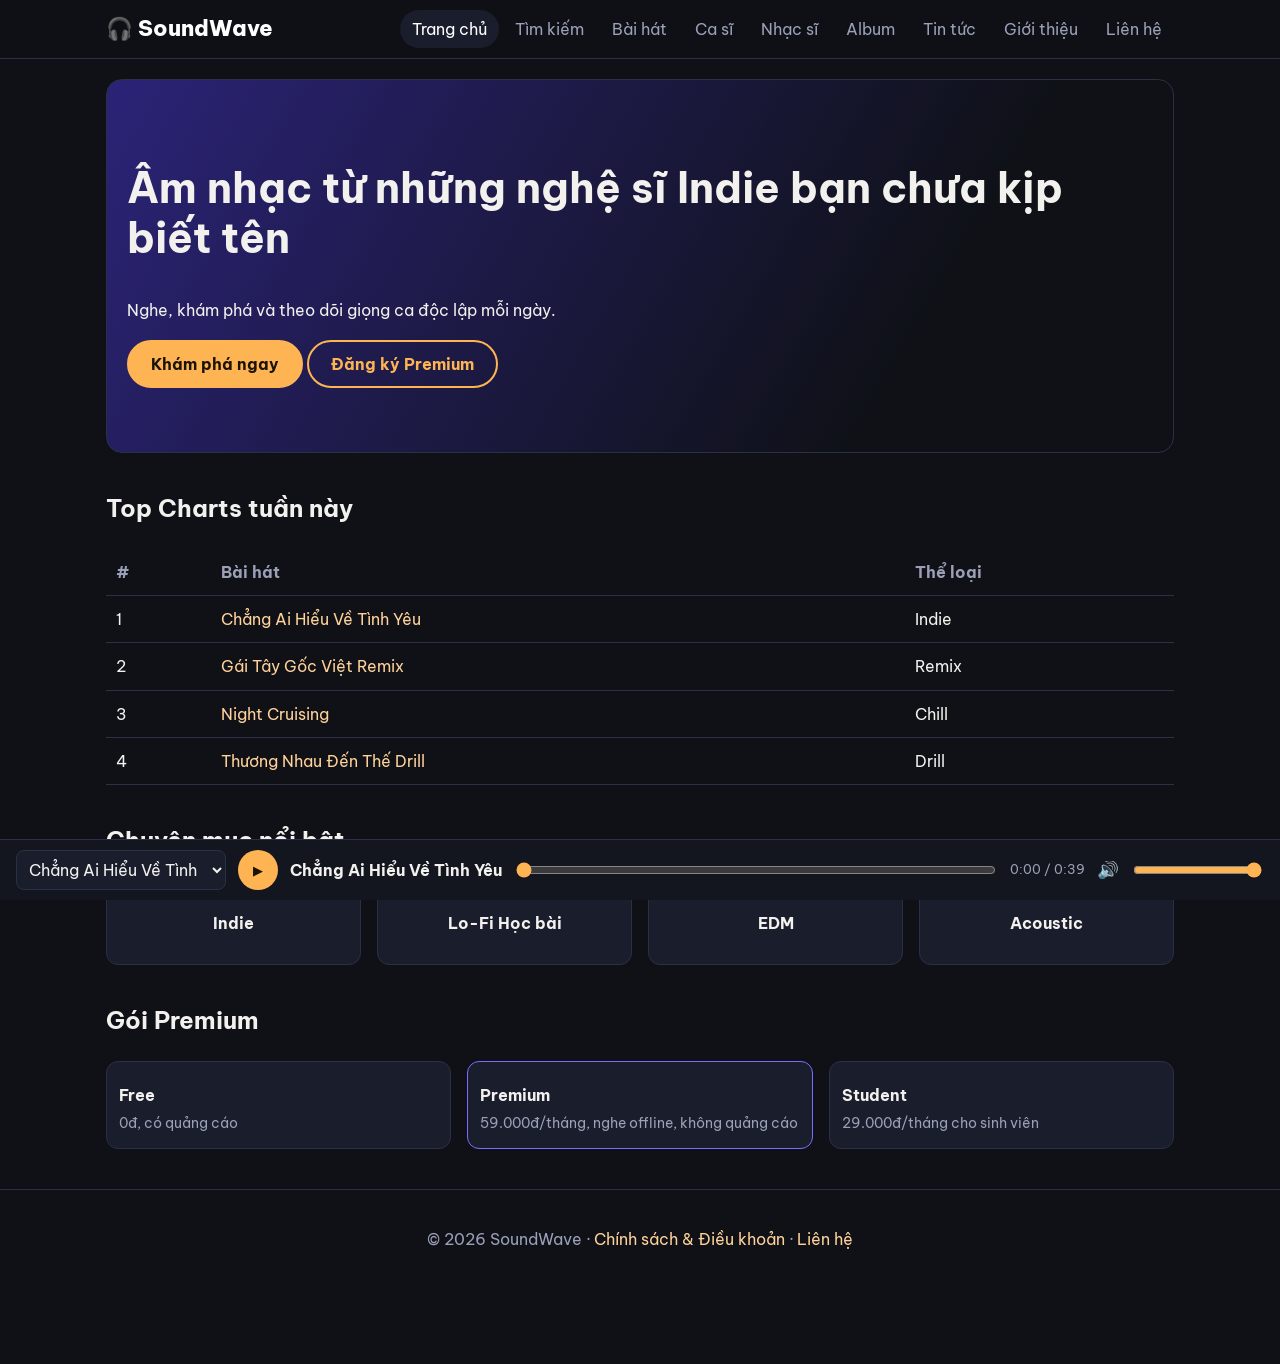
<file: SoundWave_MusisWeb/index.html>
<!DOCTYPE html>
<html lang="vi">
<head>
  <meta charset="UTF-8">
  <meta name="viewport" content="width=device-width, initial-scale=1">
  <title>Trang chủ | SoundWave</title>
  <link href="https://fonts.googleapis.com/css2?family=Be+Vietnam+Pro:wght@400;700;800&display=swap" rel="stylesheet">
  <link rel="stylesheet" href="style.css">
</head>
<body>
  <header class="top">
    <nav class="wrap nav" aria-label="Điều hướng chính">
      <a class="logo" href="index.html">🎧 SoundWave</a>
      <ul><li><a href="index.html" aria-current=page>Trang chủ</a></li><li><a href="search.html">Tìm kiếm</a></li><li><a href="song-detail.html">Bài hát</a></li><li><a href="artist-songs.html">Ca sĩ</a></li><li><a href="composer-songs.html">Nhạc sĩ</a></li><li><a href="album-songs.html">Album</a></li><li><a href="detail.html">Tin tức</a></li><li><a href="about.html">Giới thiệu</a></li><li><a href="contact.html">Liên hệ</a></li></ul>
    </nav>
  </header>
  <main class="wrap">
<section class="hero"><h1>Âm nhạc từ những nghệ sĩ Indie bạn chưa kịp biết tên</h1><p>Nghe, khám phá và theo dõi giọng ca độc lập mỗi ngày.</p><p><a class="btn" href="search.html">Khám phá ngay</a> <a class="btn ghost" href="#premium">Đăng ký Premium</a></p></section>
<section><h2>Top Charts tuần này</h2><div class="scroll"><table><thead><tr><th>#</th><th>Bài hát</th><th>Thể loại</th></tr></thead><tbody><tr><td>1</td><td><a href="song-detail.html">Chẳng Ai Hiểu Về Tình Yêu</a></td><td>Indie</td></tr><tr><td>2</td><td><a href="song-detail.html">Gái Tây Gốc Việt Remix</a></td><td>Remix</td></tr><tr><td>3</td><td><a href="song-detail.html">Night Cruising</a></td><td>Chill</td></tr><tr><td>4</td><td><a href="song-detail.html">Thương Nhau Đến Thế Drill</a></td><td>Drill</td></tr></tbody></table></div></section>
<section><h2>Chuyên mục nổi bật</h2><div class="grid"><a class="cat" href="search.html">Indie</a><a class="cat" href="search.html">Lo-Fi Học bài</a><a class="cat" href="search.html">EDM</a><a class="cat" href="search.html">Acoustic</a></div></section>
<section id="premium"><h2>Gói Premium</h2><div class="grid three"><article class="card"><h3>Free</h3><p>0đ, có quảng cáo</p></article><article class="card hot"><h3>Premium</h3><p>59.000đ/tháng, nghe offline, không quảng cáo</p></article><article class="card"><h3>Student</h3><p>29.000đ/tháng cho sinh viên</p></article></div></section>
  </main>
  <footer class="foot">
    <p>© 2026 SoundWave · <a href="policy-terms.html">Chính sách &amp; Điều khoản</a> · <a href="contact.html">Liên hệ</a></p>
  </footer>
  <div class="player" aria-label="Trình phát nhạc">
    <audio id="audio-player" preload="metadata" src="1.mp3"></audio>
    <button class="play" type="button" data-audio-play aria-label="Phát nhạc" aria-pressed="false">▶</button>
    <span><b>Chẳng Ai Hiểu Về Tình Yêu</b></span>
    <input class="progress" id="audio-progress" type="range" min="0" max="100" value="0" step="0.1" aria-label="Tiến trình bài hát">
    <input class="volume" id="audio-volume" type="range" min="0" max="1" value="1" step="0.05" aria-label="Âm lượng">
    <small class="audio-status" id="audio-status" role="status"></small>
  </div>
  <script src="player.js"></script>
</body>
</html>
</file>
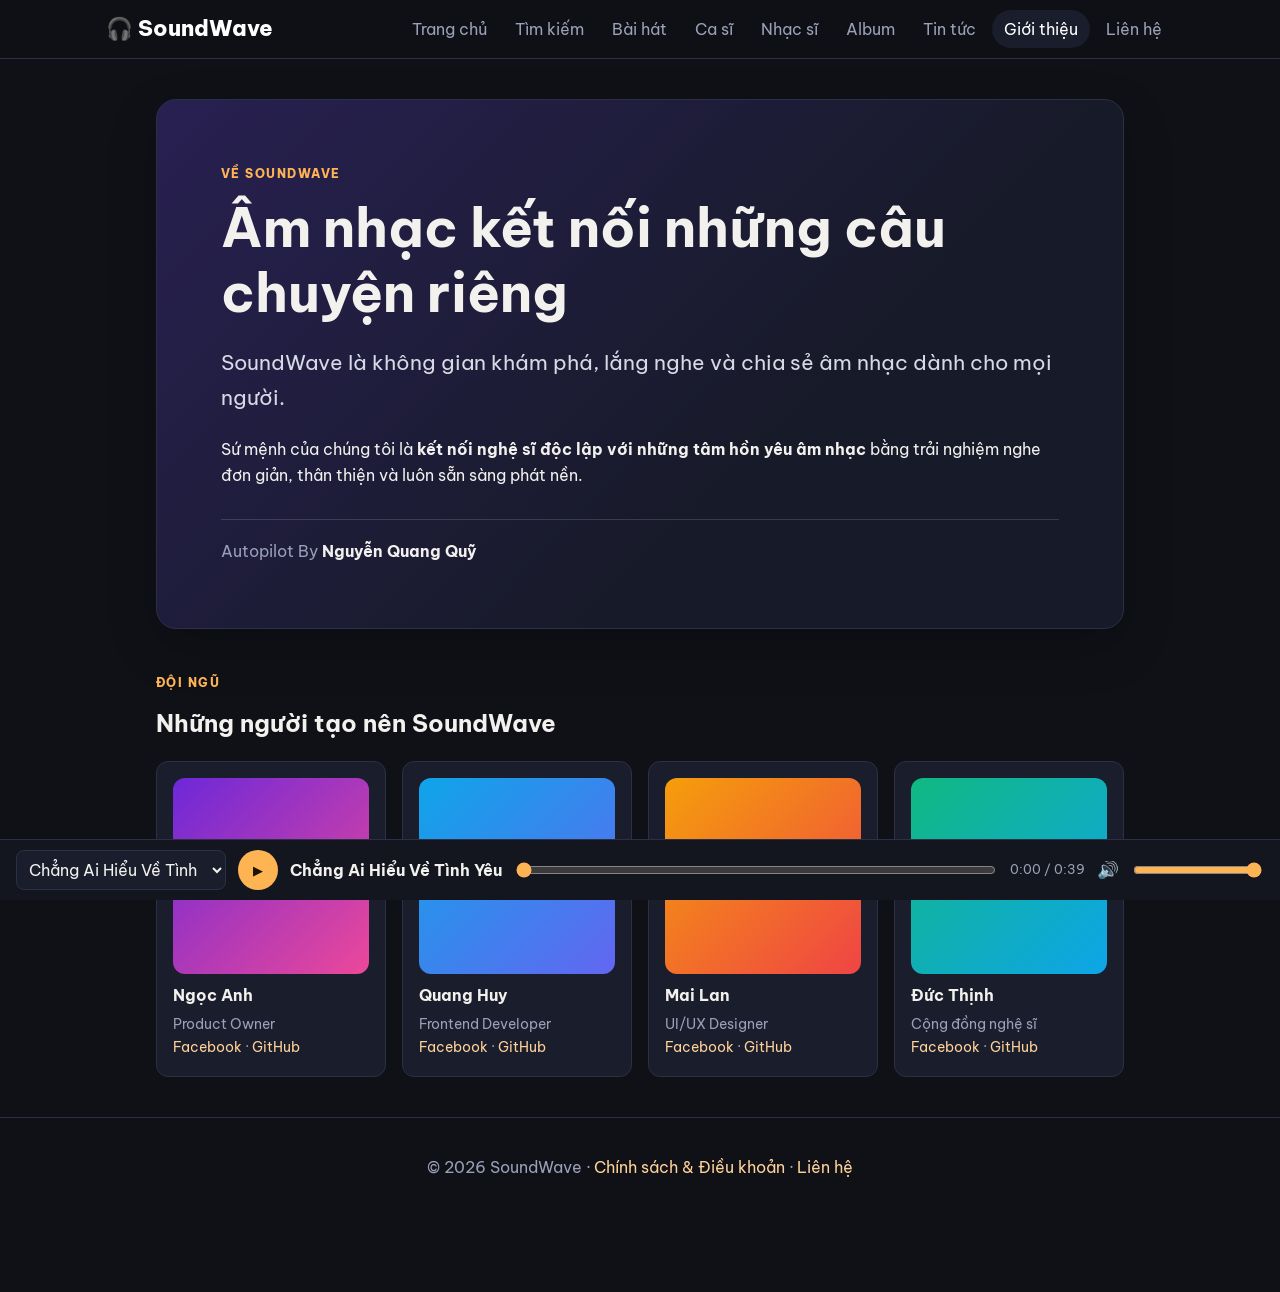
<file: SoundWave_MusisWeb/about.html>
<!DOCTYPE html>
<html lang="vi">
<head>
  <meta charset="UTF-8">
  <meta name="viewport" content="width=device-width, initial-scale=1">
  <title>Về chúng tôi | SoundWave</title>
  <link href="https://fonts.googleapis.com/css2?family=Be+Vietnam+Pro:wght@400;700;800&display=swap" rel="stylesheet">
  <link rel="stylesheet" href="style.css">
</head>
<body>
  <header class="top">
    <nav class="wrap nav" aria-label="Điều hướng chính">
      <a class="logo" href="index.html">🎧 SoundWave</a>
      <ul><li><a href="index.html">Trang chủ</a></li><li><a href="search.html">Tìm kiếm</a></li><li><a href="song-detail.html">Bài hát</a></li><li><a href="artist-songs.html">Ca sĩ</a></li><li><a href="composer-songs.html">Nhạc sĩ</a></li><li><a href="album-songs.html">Album</a></li><li><a href="detail.html">Tin tức</a></li><li><a href="about.html" aria-current=page>Giới thiệu</a></li><li><a href="contact.html">Liên hệ</a></li></ul>
    </nav>
  </header>
  <main class="wrap about-page">
    <section class="about-hero">
      <p class="eyebrow">VỀ SOUNDWAVE</p>
      <h1>Âm nhạc kết nối những câu chuyện riêng</h1>
      <p class="lead">SoundWave là không gian khám phá, lắng nghe và chia sẻ âm nhạc dành cho mọi người.</p>
      <p>Sứ mệnh của chúng tôi là <b>kết nối nghệ sĩ độc lập với những tâm hồn yêu âm nhạc</b> bằng trải nghiệm nghe đơn giản, thân thiện và luôn sẵn sàng phát nền.</p>
      <p class="creator-credit">Autopilot By <strong>Nguyễn Quang Quỹ</strong></p>
    </section>
    <section class="team-section">
      <div class="section-heading"><p class="eyebrow">ĐỘI NGŨ</p><h2>Những người tạo nên SoundWave</h2></div>
      <div class="grid">
        <article class="card team-card"><div class="cv" style="--a:#6d28d9;--b:#ec4899"></div><h3>Ngọc Anh</h3><p>Product Owner</p><p><a href="#">Facebook</a> · <a href="#">GitHub</a></p></article>
        <article class="card team-card"><div class="cv" style="--a:#0ea5e9;--b:#6366f1"></div><h3>Quang Huy</h3><p>Frontend Developer</p><p><a href="#">Facebook</a> · <a href="#">GitHub</a></p></article>
        <article class="card team-card"><div class="cv" style="--a:#f59e0b;--b:#ef4444"></div><h3>Mai Lan</h3><p>UI/UX Designer</p><p><a href="#">Facebook</a> · <a href="#">GitHub</a></p></article>
        <article class="card team-card"><div class="cv" style="--a:#10b981;--b:#0ea5e9"></div><h3>Đức Thịnh</h3><p>Cộng đồng nghệ sĩ</p><p><a href="#">Facebook</a> · <a href="#">GitHub</a></p></article>
      </div>
    </section>
  </main>
  <footer class="foot">
    <p>© 2026 SoundWave · <a href="policy-terms.html">Chính sách &amp; Điều khoản</a> · <a href="contact.html">Liên hệ</a></p>
  </footer>
  <div class="player" aria-label="Trình phát nhạc">
    <audio id="audio-player" preload="metadata" src="1.mp3"></audio>
    <button class="play" type="button" data-audio-play aria-label="Phát nhạc" aria-pressed="false">▶</button>
    <span><b>Chẳng Ai Hiểu Về Tình Yêu</b></span>
    <input class="progress" id="audio-progress" type="range" min="0" max="100" value="0" step="0.1" aria-label="Tiến trình bài hát">
    <input class="volume" id="audio-volume" type="range" min="0" max="1" value="1" step="0.05" aria-label="Âm lượng">
    <small class="audio-status" id="audio-status" role="status"></small>
  </div>
  <script src="player.js"></script>
</body>
</html>
</file>
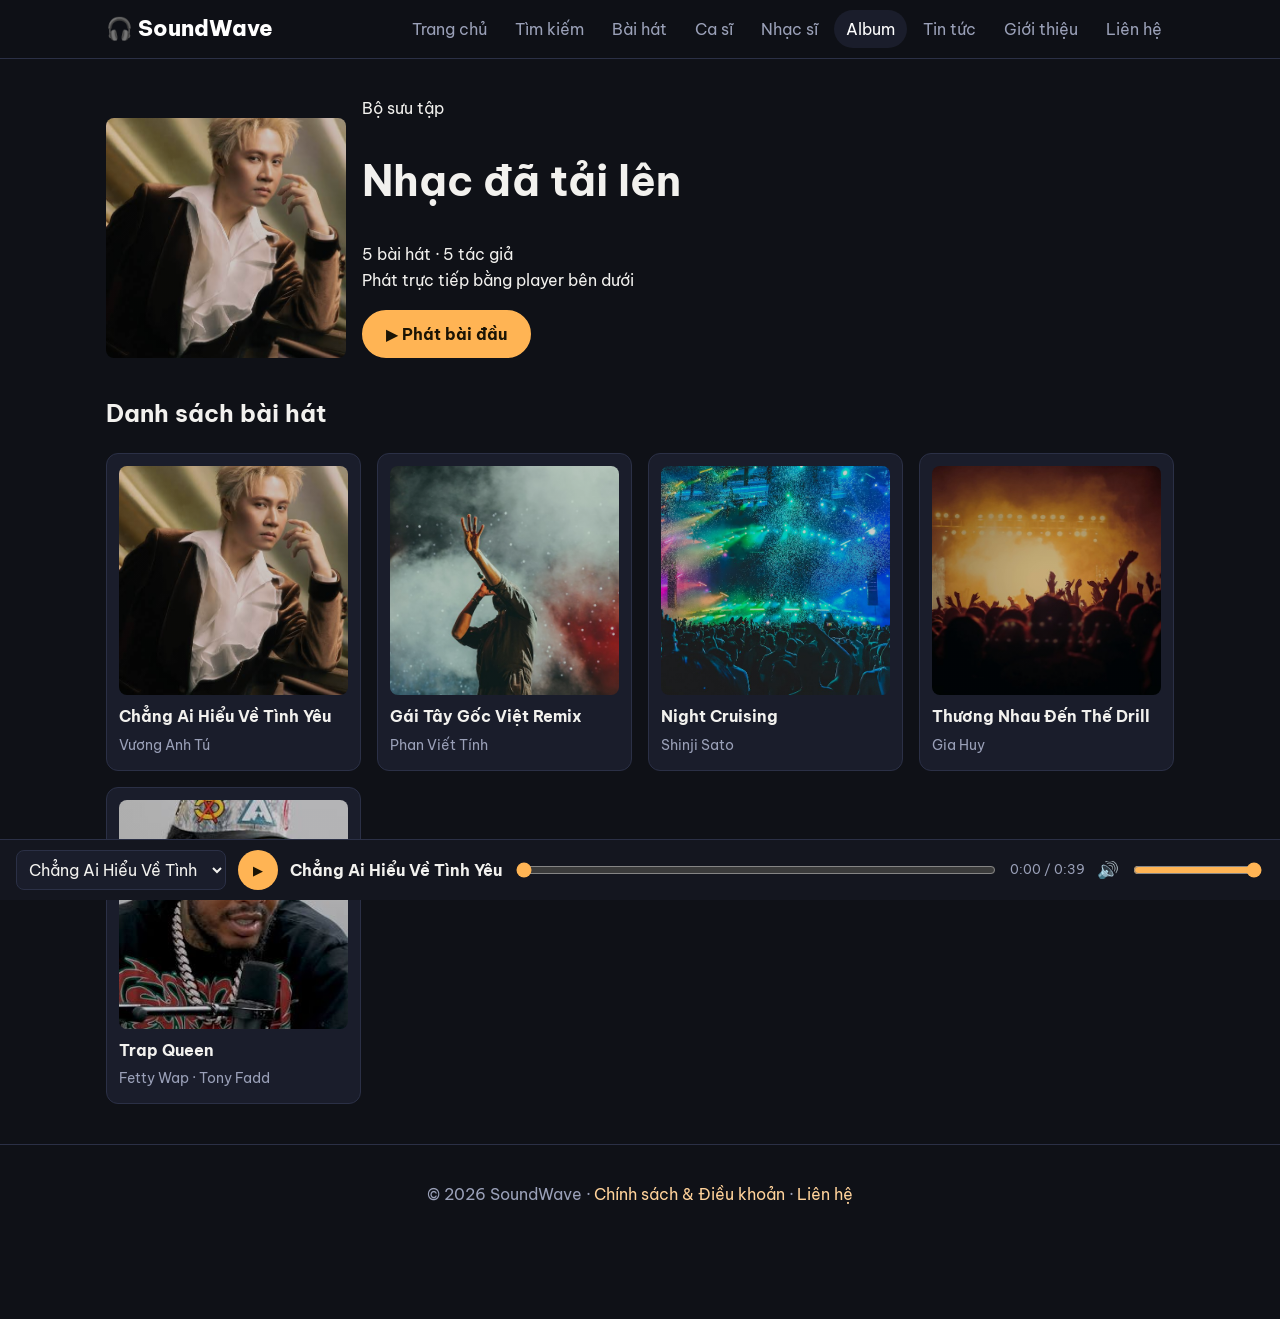
<file: SoundWave_MusisWeb/album-songs.html>
<!DOCTYPE html>
<html lang="vi">
<head>
  <meta charset="UTF-8">
  <meta name="viewport" content="width=device-width, initial-scale=1">
  <title>Album | SoundWave</title>
  <link href="https://fonts.googleapis.com/css2?family=Be+Vietnam+Pro:wght@400;700;800&display=swap" rel="stylesheet">
  <link rel="stylesheet" href="style.css">
</head>
<body>
  <header class="top">
    <nav class="wrap nav" aria-label="Điều hướng chính">
      <a class="logo" href="index.html">🎧 SoundWave</a>
      <ul><li><a href="index.html">Trang chủ</a></li><li><a href="search.html">Tìm kiếm</a></li><li><a href="song-detail.html">Bài hát</a></li><li><a href="artist-songs.html">Ca sĩ</a></li><li><a href="composer-songs.html">Nhạc sĩ</a></li><li><a href="album-songs.html" aria-current=page>Album</a></li><li><a href="detail.html">Tin tức</a></li><li><a href="about.html">Giới thiệu</a></li><li><a href="contact.html">Liên hệ</a></li></ul>
    </nav>
  </header>
  <main class="wrap">
<section class="banner"><div class="cv cover cover-love"></div><div><p>Bộ sưu tập</p><h1>Nhạc đã tải lên</h1><p>5 bài hát · 5 tác giả<br>Phát trực tiếp bằng player bên dưới</p><a class="btn" href="song-detail.html">▶ Phát bài đầu</a></div></section>
<section><h2>Danh sách bài hát</h2><div class="grid album-grid"><article class="card"><div class="cv cover cover-love"></div><h3>Chẳng Ai Hiểu Về Tình Yêu</h3><p>Vương Anh Tú</p></article><article class="card"><div class="cv cover cover-gai"></div><h3>Gái Tây Gốc Việt Remix</h3><p>Phan Viết Tính</p></article><article class="card"><div class="cv cover cover-night"></div><h3>Night Cruising</h3><p>Shinji Sato</p></article><article class="card"><div class="cv cover cover-drill"></div><h3>Thương Nhau Đến Thế Drill</h3><p>Gia Huy</p></article><article class="card"><div class="cv cover cover-trap"></div><h3>Trap Queen</h3><p>Fetty Wap · Tony Fadd</p></article></div></section>
  </main>
  <footer class="foot">
    <p>© 2026 SoundWave · <a href="policy-terms.html">Chính sách &amp; Điều khoản</a> · <a href="contact.html">Liên hệ</a></p>
  </footer>
  <div class="player" aria-label="Trình phát nhạc">
    <audio id="audio-player" preload="metadata" src="1.mp3"></audio>
    <button class="play" type="button" data-audio-play aria-label="Phát nhạc" aria-pressed="false">▶</button>
    <span><b>Chẳng Ai Hiểu Về Tình Yêu</b></span>
    <input class="progress" id="audio-progress" type="range" min="0" max="100" value="0" step="0.1" aria-label="Tiến trình bài hát">
    <input class="volume" id="audio-volume" type="range" min="0" max="1" value="1" step="0.05" aria-label="Âm lượng">
    <small class="audio-status" id="audio-status" role="status"></small>
  </div>
  <script src="player.js"></script>
</body>
</html>
</file>
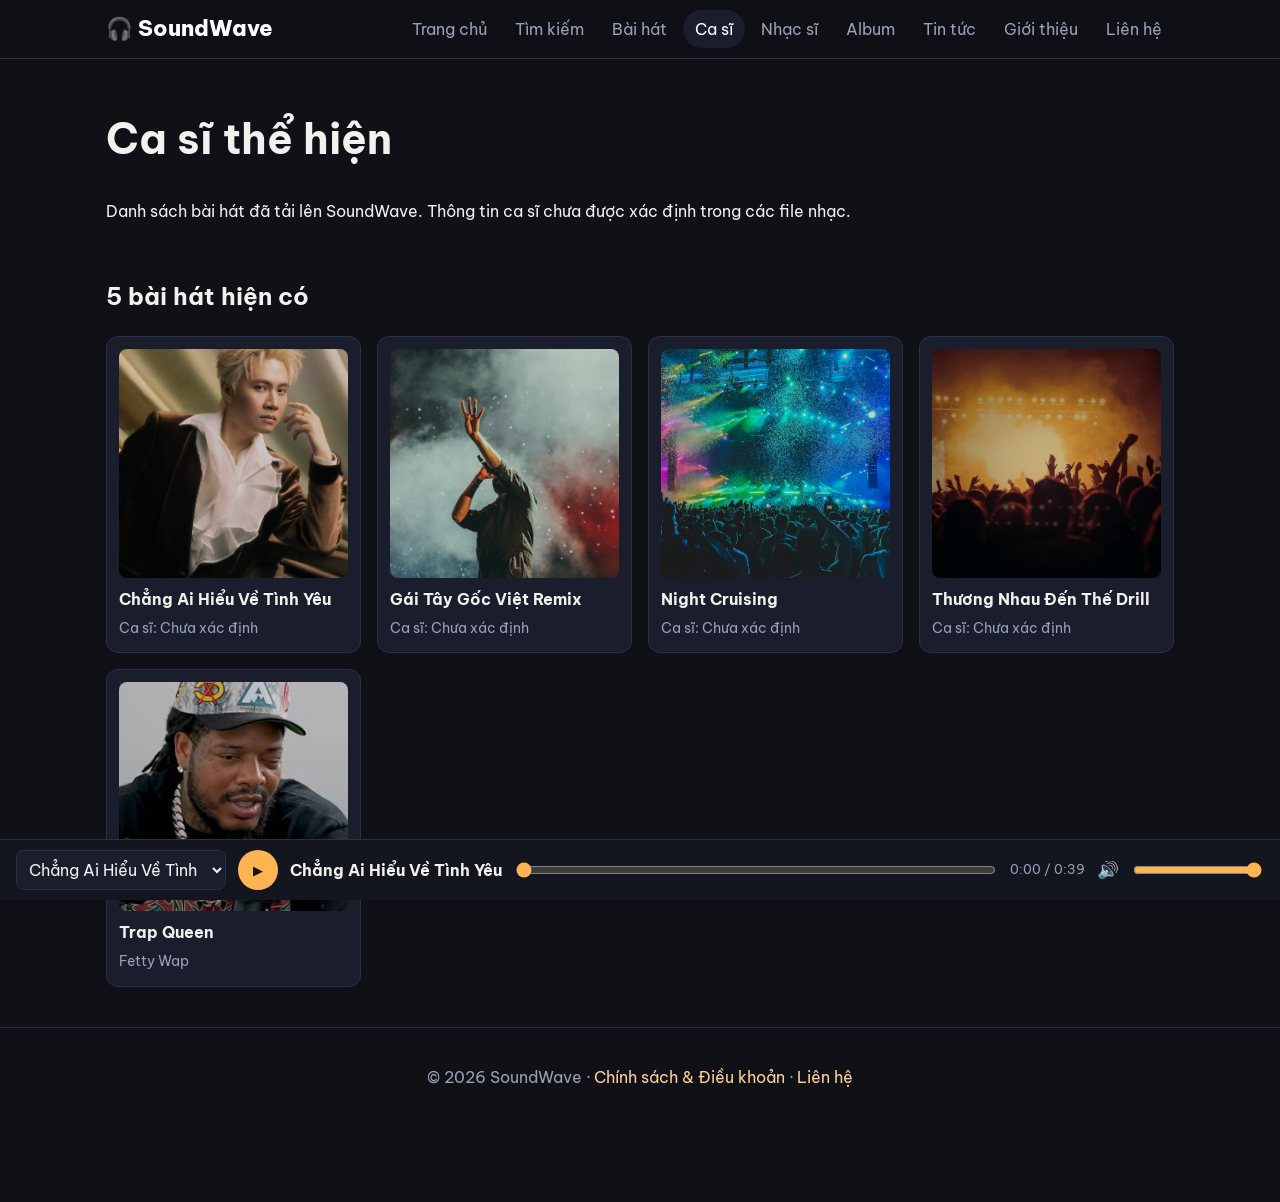
<file: SoundWave_MusisWeb/artist-songs.html>
<!DOCTYPE html>
<html lang="vi">
<head>
  <meta charset="UTF-8">
  <meta name="viewport" content="width=device-width, initial-scale=1">
  <title>Ca sĩ | SoundWave</title>
  <link href="https://fonts.googleapis.com/css2?family=Be+Vietnam+Pro:wght@400;700;800&display=swap" rel="stylesheet">
  <link rel="stylesheet" href="style.css">
</head>
<body>
  <header class="top">
    <nav class="wrap nav" aria-label="Điều hướng chính">
      <a class="logo" href="index.html">🎧 SoundWave</a>
      <ul><li><a href="index.html">Trang chủ</a></li><li><a href="search.html">Tìm kiếm</a></li><li><a href="song-detail.html">Bài hát</a></li><li><a href="artist-songs.html" aria-current=page>Ca sĩ</a></li><li><a href="composer-songs.html">Nhạc sĩ</a></li><li><a href="album-songs.html">Album</a></li><li><a href="detail.html">Tin tức</a></li><li><a href="about.html">Giới thiệu</a></li><li><a href="contact.html">Liên hệ</a></li></ul>
    </nav>
  </header>
  <main class="wrap">
<section class="profile"><div><h1>Ca sĩ thể hiện</h1><p>Danh sách bài hát đã tải lên SoundWave. Thông tin ca sĩ chưa được xác định trong các file nhạc.</p></div></section>
<section><h2>5 bài hát hiện có</h2><div class="grid artist-grid"><article class="card"><div class="cv cover cover-love"></div><h3>Chẳng Ai Hiểu Về Tình Yêu</h3><p>Ca sĩ: Chưa xác định</p></article><article class="card"><div class="cv cover cover-gai"></div><h3>Gái Tây Gốc Việt Remix</h3><p>Ca sĩ: Chưa xác định</p></article><article class="card"><div class="cv cover cover-night"></div><h3>Night Cruising</h3><p>Ca sĩ: Chưa xác định</p></article><article class="card"><div class="cv cover cover-drill"></div><h3>Thương Nhau Đến Thế Drill</h3><p>Ca sĩ: Chưa xác định</p></article><article class="card"><div class="cv cover cover-trap"></div><h3>Trap Queen</h3><p>Fetty Wap</p></article></div></section>
  </main>
  <footer class="foot">
    <p>© 2026 SoundWave · <a href="policy-terms.html">Chính sách &amp; Điều khoản</a> · <a href="contact.html">Liên hệ</a></p>
  </footer>
  <div class="player" aria-label="Trình phát nhạc">
    <audio id="audio-player" preload="metadata" src="1.mp3"></audio>
    <button class="play" type="button" data-audio-play aria-label="Phát nhạc" aria-pressed="false">▶</button>
    <span><b>Chẳng Ai Hiểu Về Tình Yêu</b></span>
    <input class="progress" id="audio-progress" type="range" min="0" max="100" value="0" step="0.1" aria-label="Tiến trình bài hát">
    <input class="volume" id="audio-volume" type="range" min="0" max="1" value="1" step="0.05" aria-label="Âm lượng">
    <small class="audio-status" id="audio-status" role="status"></small>
  </div>
  <script src="player.js"></script>
</body>
</html>
</file>
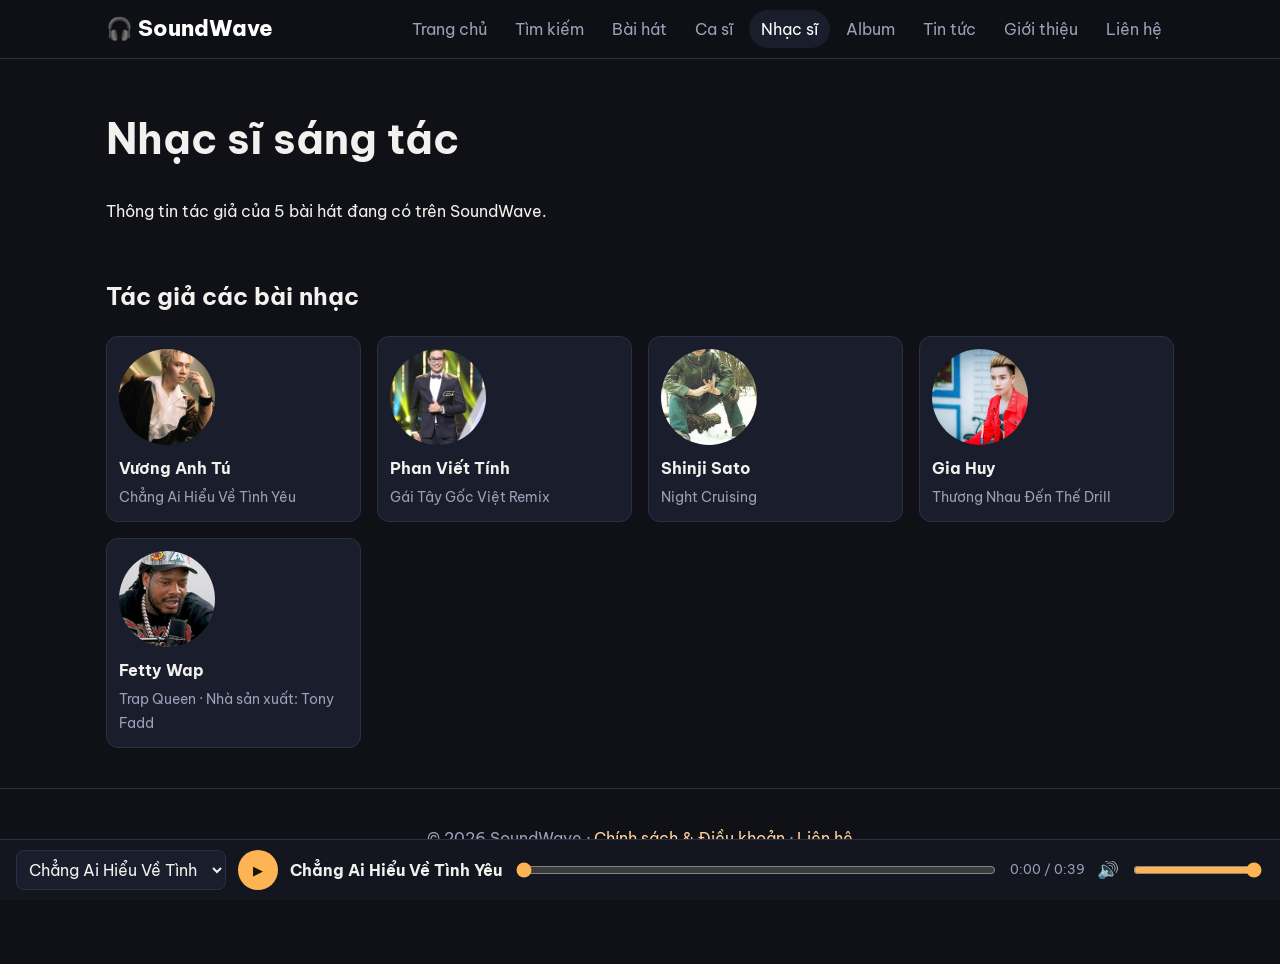
<file: SoundWave_MusisWeb/composer-songs.html>
<!DOCTYPE html>
<html lang="vi">
<head>
  <meta charset="UTF-8">
  <meta name="viewport" content="width=device-width, initial-scale=1">
  <title>Nhạc sĩ | SoundWave</title>
  <link href="https://fonts.googleapis.com/css2?family=Be+Vietnam+Pro:wght@400;700;800&display=swap" rel="stylesheet">
  <link rel="stylesheet" href="style.css">
</head>
<body>
  <header class="top">
    <nav class="wrap nav" aria-label="Điều hướng chính">
      <a class="logo" href="index.html">🎧 SoundWave</a>
      <ul><li><a href="index.html">Trang chủ</a></li><li><a href="search.html">Tìm kiếm</a></li><li><a href="song-detail.html">Bài hát</a></li><li><a href="artist-songs.html">Ca sĩ</a></li><li><a href="composer-songs.html" aria-current=page>Nhạc sĩ</a></li><li><a href="album-songs.html">Album</a></li><li><a href="detail.html">Tin tức</a></li><li><a href="about.html">Giới thiệu</a></li><li><a href="contact.html">Liên hệ</a></li></ul>
    </nav>
  </header>
  <main class="wrap">
<section class="profile"><div><h1>Nhạc sĩ sáng tác</h1><p>Thông tin tác giả của 5 bài hát đang có trên SoundWave.</p></div></section>
<section><h2>Tác giả các bài nhạc</h2><div class="grid author-grid"><article class="card"><img class="author-avatar" src="1.jpeg" alt="Ảnh tác giả Vương Anh Tú"><h3>Vương Anh Tú</h3><p>Chẳng Ai Hiểu Về Tình Yêu</p></article><article class="card"><img class="author-avatar" src="2.jpeg" alt="Ảnh tác giả Phan Viết Tính"><h3>Phan Viết Tính</h3><p>Gái Tây Gốc Việt Remix</p></article><article class="card"><img class="author-avatar" src="3.jpeg" alt="Ảnh tác giả Shinji Sato"><h3>Shinji Sato</h3><p>Night Cruising</p></article><article class="card"><img class="author-avatar" src="4.jpeg" alt="Ảnh tác giả Gia Huy"><h3>Gia Huy</h3><p>Thương Nhau Đến Thế Drill</p></article><article class="card"><img class="author-avatar" src="6.jpeg" alt="Ảnh nghệ sĩ Fetty Wap"><h3>Fetty Wap</h3><p>Trap Queen · Nhà sản xuất: Tony Fadd</p></article></div></section>
  </main>
  <footer class="foot">
    <p>© 2026 SoundWave · <a href="policy-terms.html">Chính sách &amp; Điều khoản</a> · <a href="contact.html">Liên hệ</a></p>
  </footer>
  <div class="player" aria-label="Trình phát nhạc">
    <audio id="audio-player" preload="metadata" src="1.mp3"></audio>
    <button class="play" type="button" data-audio-play aria-label="Phát nhạc" aria-pressed="false">▶</button>
    <span><b>Chẳng Ai Hiểu Về Tình Yêu</b></span>
    <input class="progress" id="audio-progress" type="range" min="0" max="100" value="0" step="0.1" aria-label="Tiến trình bài hát">
    <input class="volume" id="audio-volume" type="range" min="0" max="1" value="1" step="0.05" aria-label="Âm lượng">
    <small class="audio-status" id="audio-status" role="status"></small>
  </div>
  <script src="player.js"></script>
</body>
</html>
</file>
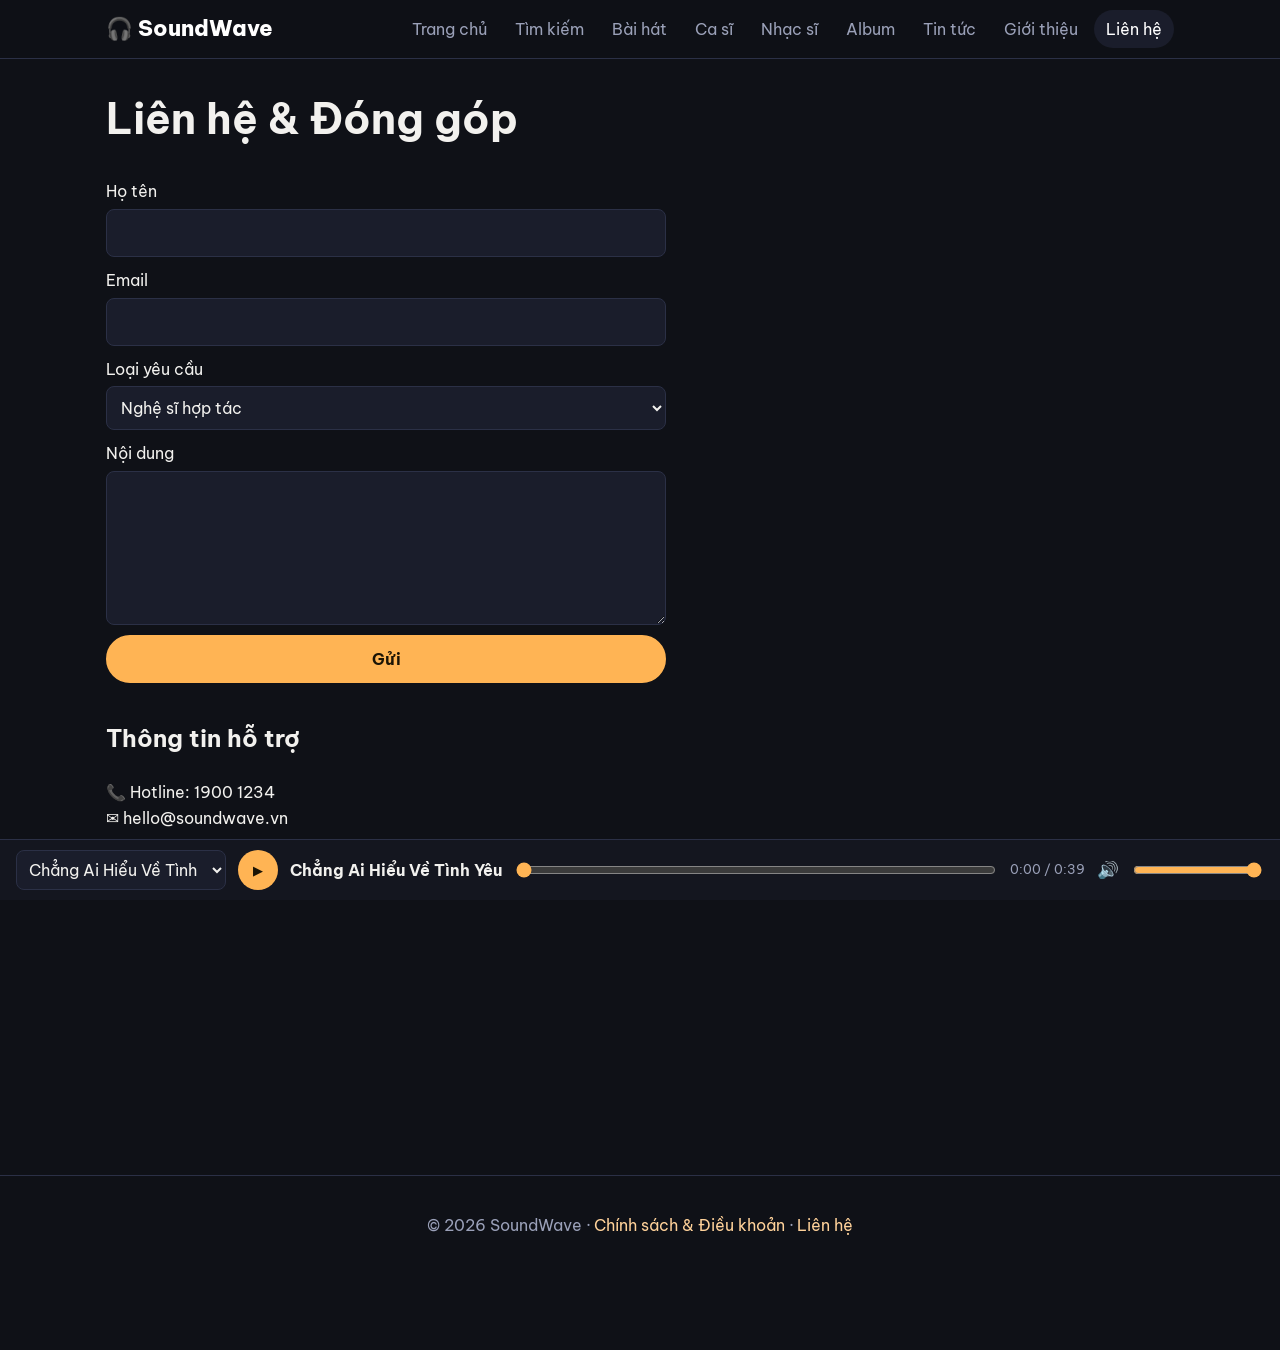
<file: SoundWave_MusisWeb/contact.html>
<!DOCTYPE html>
<html lang="vi">
<head>
  <meta charset="UTF-8">
  <meta name="viewport" content="width=device-width, initial-scale=1">
  <title>Liên hệ & Đóng góp | SoundWave</title>
  <link href="https://fonts.googleapis.com/css2?family=Be+Vietnam+Pro:wght@400;700;800&display=swap" rel="stylesheet">
  <link rel="stylesheet" href="style.css">
</head>
<body>
  <header class="top">
    <nav class="wrap nav" aria-label="Điều hướng chính">
      <a class="logo" href="index.html">🎧 SoundWave</a>
      <ul><li><a href="index.html">Trang chủ</a></li><li><a href="search.html">Tìm kiếm</a></li><li><a href="song-detail.html">Bài hát</a></li><li><a href="artist-songs.html">Ca sĩ</a></li><li><a href="composer-songs.html">Nhạc sĩ</a></li><li><a href="album-songs.html">Album</a></li><li><a href="detail.html">Tin tức</a></li><li><a href="about.html">Giới thiệu</a></li><li><a href="contact.html" aria-current=page>Liên hệ</a></li></ul>
    </nav>
  </header>
  <main class="wrap">
<section><h1>Liên hệ &amp; Đóng góp</h1>
<form class="contact" onsubmit="alert('Cảm ơn bạn, SoundWave sẽ phản hồi sớm!');return false"><label>Họ tên<input name="name" required></label><label>Email<input type="email" name="email" required></label><label>Loại yêu cầu<select><option>Nghệ sĩ hợp tác</option><option>Góp ý</option><option>Hỗ trợ Premium</option></select></label><label>Nội dung<textarea rows="5" required></textarea></label><button class="btn">Gửi</button></form></section>
<aside><h2>Thông tin hỗ trợ</h2><p>📞 Hotline: 1900 1234<br>✉ hello@soundwave.vn</p><iframe title="Bản đồ Studio SoundWave" loading="lazy" src="https://maps.google.com/maps?q=Hanoi&output=embed"></iframe></aside>
  </main>
  <footer class="foot">
    <p>© 2026 SoundWave · <a href="policy-terms.html">Chính sách &amp; Điều khoản</a> · <a href="contact.html">Liên hệ</a></p>
  </footer>
  <div class="player" aria-label="Trình phát nhạc">
    <audio id="audio-player" preload="metadata" src="1.mp3"></audio>
    <button class="play" type="button" data-audio-play aria-label="Phát nhạc" aria-pressed="false">▶</button>
    <span><b>Chẳng Ai Hiểu Về Tình Yêu</b></span>
    <input class="progress" id="audio-progress" type="range" min="0" max="100" value="0" step="0.1" aria-label="Tiến trình bài hát">
    <input class="volume" id="audio-volume" type="range" min="0" max="1" value="1" step="0.05" aria-label="Âm lượng">
    <small class="audio-status" id="audio-status" role="status"></small>
  </div>
  <script src="player.js"></script>
</body>
</html>
</file>
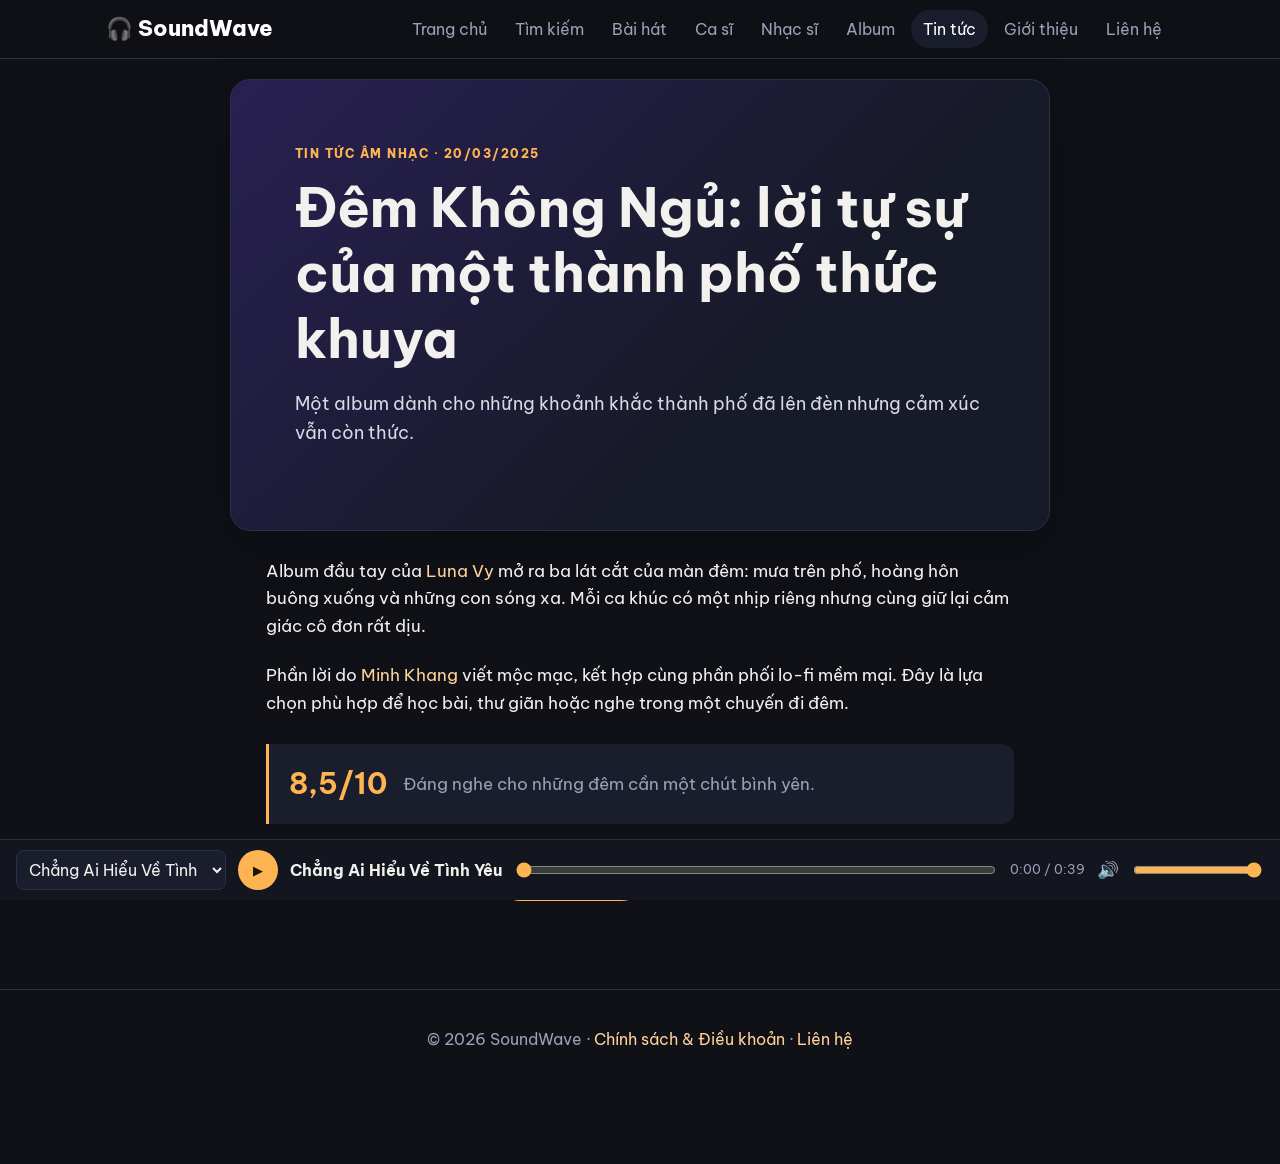
<file: SoundWave_MusisWeb/detail.html>
<!DOCTYPE html>
<html lang="vi">
<head>
  <meta charset="UTF-8">
  <meta name="viewport" content="width=device-width, initial-scale=1">
  <title>Review album Đêm Không Ngủ | SoundWave</title>
  <link href="https://fonts.googleapis.com/css2?family=Be+Vietnam+Pro:wght@400;700;800&display=swap" rel="stylesheet">
  <link rel="stylesheet" href="style.css">
</head>
<body>
  <header class="top">
    <nav class="wrap nav" aria-label="Điều hướng chính">
      <a class="logo" href="index.html">🎧 SoundWave</a>
      <ul><li><a href="index.html">Trang chủ</a></li><li><a href="search.html">Tìm kiếm</a></li><li><a href="song-detail.html">Bài hát</a></li><li><a href="artist-songs.html">Ca sĩ</a></li><li><a href="composer-songs.html">Nhạc sĩ</a></li><li><a href="album-songs.html">Album</a></li><li><a href="detail.html" aria-current=page>Tin tức</a></li><li><a href="about.html">Giới thiệu</a></li><li><a href="contact.html">Liên hệ</a></li></ul>
    </nav>
  </header>
  <main class="wrap news-page">
    <article class="post news-post">
      <header class="news-hero">
        <p class="eyebrow">TIN TỨC ÂM NHẠC · <time datetime="2025-03-20">20/03/2025</time></p>
        <h1>Đêm Không Ngủ: lời tự sự của một thành phố thức khuya</h1>
        <p class="lead">Một album dành cho những khoảnh khắc thành phố đã lên đèn nhưng cảm xúc vẫn còn thức.</p>
      </header>
      <div class="news-body">
        <p>Album đầu tay của <a href="artist-songs.html">Luna Vy</a> mở ra ba lát cắt của màn đêm: mưa trên phố, hoàng hôn buông xuống và những con sóng xa. Mỗi ca khúc có một nhịp riêng nhưng cùng giữ lại cảm giác cô đơn rất dịu.</p>
        <p>Phần lời do <a href="composer-songs.html">Minh Khang</a> viết mộc mạc, kết hợp cùng phần phối lo-fi mềm mại. Đây là lựa chọn phù hợp để học bài, thư giãn hoặc nghe trong một chuyến đi đêm.</p>
        <aside class="review-score" aria-label="Đánh giá album">
          <strong>8,5/10</strong>
          <span>Đáng nghe cho những đêm cần một chút bình yên.</span>
        </aside>
        <p>Nghe thử các ca khúc trong <a class="btn ghost" href="album-songs.html">trang album</a>.</p>
      </div>
    </article>
  </main>
  <footer class="foot">
    <p>© 2026 SoundWave · <a href="policy-terms.html">Chính sách &amp; Điều khoản</a> · <a href="contact.html">Liên hệ</a></p>
  </footer>
  <div class="player" aria-label="Trình phát nhạc">
    <audio id="audio-player" preload="metadata" src="1.mp3"></audio>
    <button class="play" type="button" data-audio-play aria-label="Phát nhạc" aria-pressed="false">▶</button>
    <span><b>Chẳng Ai Hiểu Về Tình Yêu</b></span>
    <input class="progress" id="audio-progress" type="range" min="0" max="100" value="0" step="0.1" aria-label="Tiến trình bài hát">
    <input class="volume" id="audio-volume" type="range" min="0" max="1" value="1" step="0.05" aria-label="Âm lượng">
    <small class="audio-status" id="audio-status" role="status"></small>
  </div>
  <script src="player.js"></script>
</body>
</html>
</file>
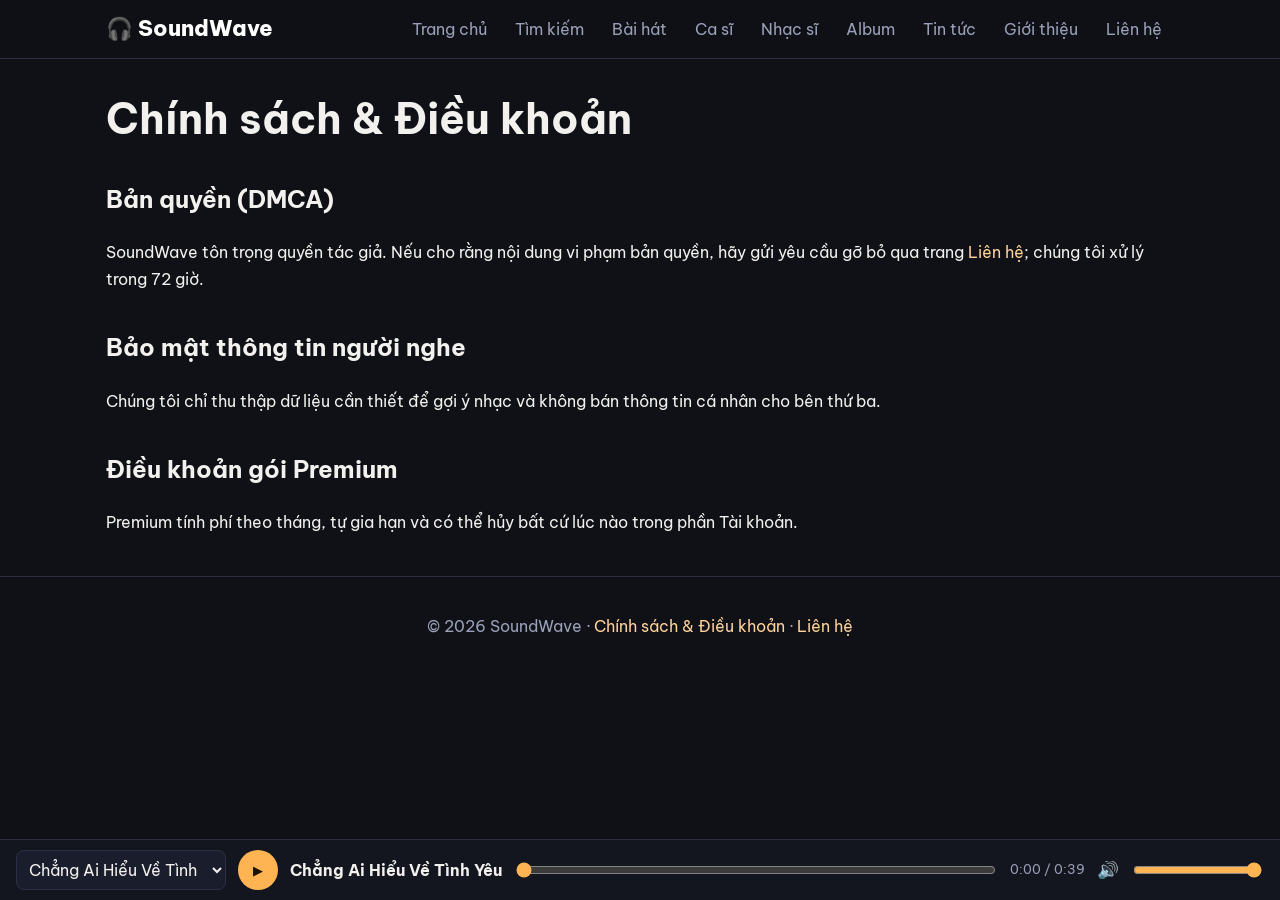
<file: SoundWave_MusisWeb/policy-terms.html>
<!DOCTYPE html>
<html lang="vi">
<head>
  <meta charset="UTF-8">
  <meta name="viewport" content="width=device-width, initial-scale=1">
  <title>Chính sách &amp; Điều khoản | SoundWave</title>
  <link href="https://fonts.googleapis.com/css2?family=Be+Vietnam+Pro:wght@400;700;800&display=swap" rel="stylesheet">
  <link rel="stylesheet" href="style.css">
</head>
<body>
  <header class="top">
    <nav class="wrap nav" aria-label="Điều hướng chính">
      <a class="logo" href="index.html">🎧 SoundWave</a>
      <ul><li><a href="index.html">Trang chủ</a></li><li><a href="search.html">Tìm kiếm</a></li><li><a href="song-detail.html">Bài hát</a></li><li><a href="artist-songs.html">Ca sĩ</a></li><li><a href="composer-songs.html">Nhạc sĩ</a></li><li><a href="album-songs.html">Album</a></li><li><a href="detail.html">Tin tức</a></li><li><a href="about.html">Giới thiệu</a></li><li><a href="contact.html">Liên hệ</a></li></ul>
    </nav>
  </header>
  <main class="wrap">
<article><h1>Chính sách &amp; Điều khoản</h1>
<section><h2>Bản quyền (DMCA)</h2><p>SoundWave tôn trọng quyền tác giả. Nếu cho rằng nội dung vi phạm bản quyền, hãy gửi yêu cầu gỡ bỏ qua trang <a href="contact.html">Liên hệ</a>; chúng tôi xử lý trong 72 giờ.</p></section>
<section><h2>Bảo mật thông tin người nghe</h2><p>Chúng tôi chỉ thu thập dữ liệu cần thiết để gợi ý nhạc và không bán thông tin cá nhân cho bên thứ ba.</p></section>
<section><h2>Điều khoản gói Premium</h2><p>Premium tính phí theo tháng, tự gia hạn và có thể hủy bất cứ lúc nào trong phần Tài khoản.</p></section></article>
  </main>
  <footer class="foot">
    <p>© 2026 SoundWave · <a href="policy-terms.html">Chính sách &amp; Điều khoản</a> · <a href="contact.html">Liên hệ</a></p>
  </footer>
  <div class="player" aria-label="Trình phát nhạc">
    <audio id="audio-player" preload="metadata" src="1.mp3"></audio>
    <button class="play" type="button" data-audio-play aria-label="Phát nhạc" aria-pressed="false">▶</button>
    <span><b>Chẳng Ai Hiểu Về Tình Yêu</b></span>
    <input class="progress" id="audio-progress" type="range" min="0" max="100" value="0" step="0.1" aria-label="Tiến trình bài hát">
    <input class="volume" id="audio-volume" type="range" min="0" max="1" value="1" step="0.05" aria-label="Âm lượng">
    <small class="audio-status" id="audio-status" role="status"></small>
  </div>
  <script src="player.js"></script>
</body>
</html>
</file>
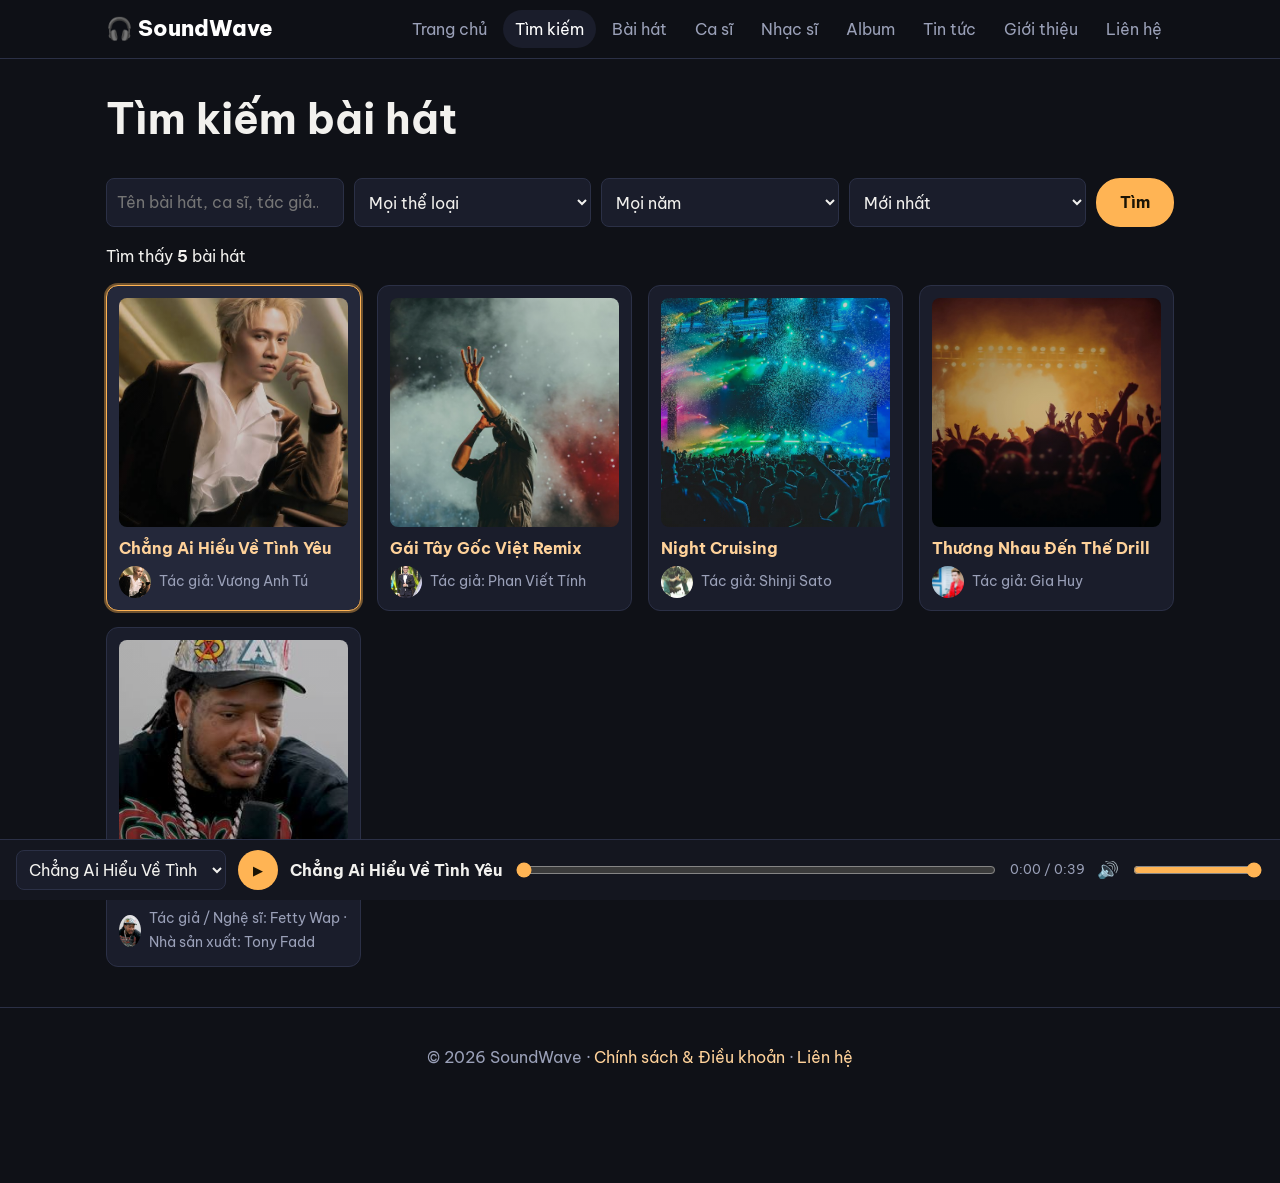
<file: SoundWave_MusisWeb/search.html>
<!DOCTYPE html>
<html lang="vi">
<head>
  <meta charset="UTF-8">
  <meta name="viewport" content="width=device-width, initial-scale=1">
  <title>Tìm kiếm bài hát | SoundWave</title>
  <link href="https://fonts.googleapis.com/css2?family=Be+Vietnam+Pro:wght@400;700;800&display=swap" rel="stylesheet">
  <link rel="stylesheet" href="style.css">
</head>
<body>
  <header class="top">
    <nav class="wrap nav" aria-label="Điều hướng chính">
      <a class="logo" href="index.html">🎧 SoundWave</a>
      <ul><li><a href="index.html">Trang chủ</a></li><li><a href="search.html" aria-current=page>Tìm kiếm</a></li><li><a href="song-detail.html">Bài hát</a></li><li><a href="artist-songs.html">Ca sĩ</a></li><li><a href="composer-songs.html">Nhạc sĩ</a></li><li><a href="album-songs.html">Album</a></li><li><a href="detail.html">Tin tức</a></li><li><a href="about.html">Giới thiệu</a></li><li><a href="contact.html">Liên hệ</a></li></ul>
    </nav>
  </header>
  <main class="wrap">
<section><h1>Tìm kiếm bài hát</h1>
<form class="filter" onsubmit="return false"><input type="search" placeholder="Tên bài hát, ca sĩ, tác giả…" aria-label="Từ khóa"><select aria-label="Thể loại"><option>Mọi thể loại</option><option>Indie</option><option>Lo-Fi</option><option>EDM</option><option>Acoustic</option></select><select aria-label="Năm phát hành"><option>Mọi năm</option><option>2026</option><option>2025</option></select><select aria-label="Sắp xếp"><option>Mới nhất</option><option>Nghe nhiều nhất</option></select><button class="btn">Tìm</button></form>
<p>Tìm thấy <b>5</b> bài hát</p><div class="grid"><article class="card" data-track-index="0"><a href="song-detail.html?track=0"><div class="cv cover cover-love"></div><h3>Chẳng Ai Hiểu Về Tình Yêu</h3></a><p class="author"><img src="1.jpeg" alt="Ảnh tác giả Vương Anh Tú">Tác giả: Vương Anh Tú</p></article><article class="card" data-track-index="1"><a href="song-detail.html?track=1"><div class="cv cover cover-gai"></div><h3>Gái Tây Gốc Việt Remix</h3></a><p class="author"><img src="2.jpeg" alt="Ảnh tác giả Phan Viết Tính">Tác giả: Phan Viết Tính</p></article><article class="card" data-track-index="2"><a href="song-detail.html?track=2"><div class="cv cover cover-night"></div><h3>Night Cruising</h3></a><p class="author"><img src="3.jpeg" alt="Ảnh tác giả Shinji Sato">Tác giả: Shinji Sato</p></article><article class="card" data-track-index="3"><a href="song-detail.html?track=3"><div class="cv cover cover-drill"></div><h3>Thương Nhau Đến Thế Drill</h3></a><p class="author"><img src="4.jpeg" alt="Ảnh tác giả Gia Huy">Tác giả: Gia Huy</p></article><article class="card" data-track-index="4"><a href="song-detail.html?track=4"><div class="cv cover cover-trap"></div><h3>Trap Queen</h3></a><p class="author"><img src="6.jpeg" alt="Ảnh nghệ sĩ Fetty Wap">Tác giả / Nghệ sĩ: Fetty Wap · Nhà sản xuất: Tony Fadd</p></article></div></section>
  </main>
  <footer class="foot">
    <p>© 2026 SoundWave · <a href="policy-terms.html">Chính sách &amp; Điều khoản</a> · <a href="contact.html">Liên hệ</a></p>
  </footer>
  <div class="player" aria-label="Trình phát nhạc">
    <audio id="audio-player" preload="metadata" src="1.mp3"></audio>
    <button class="play" type="button" data-audio-play aria-label="Phát nhạc" aria-pressed="false">▶</button>
    <span><b>Chẳng Ai Hiểu Về Tình Yêu</b></span>
    <input class="progress" id="audio-progress" type="range" min="0" max="100" value="0" step="0.1" aria-label="Tiến trình bài hát">
    <input class="volume" id="audio-volume" type="range" min="0" max="1" value="1" step="0.05" aria-label="Âm lượng">
    <small class="audio-status" id="audio-status" role="status"></small>
  </div>
  <script src="player.js"></script>
</body>
</html>
</file>
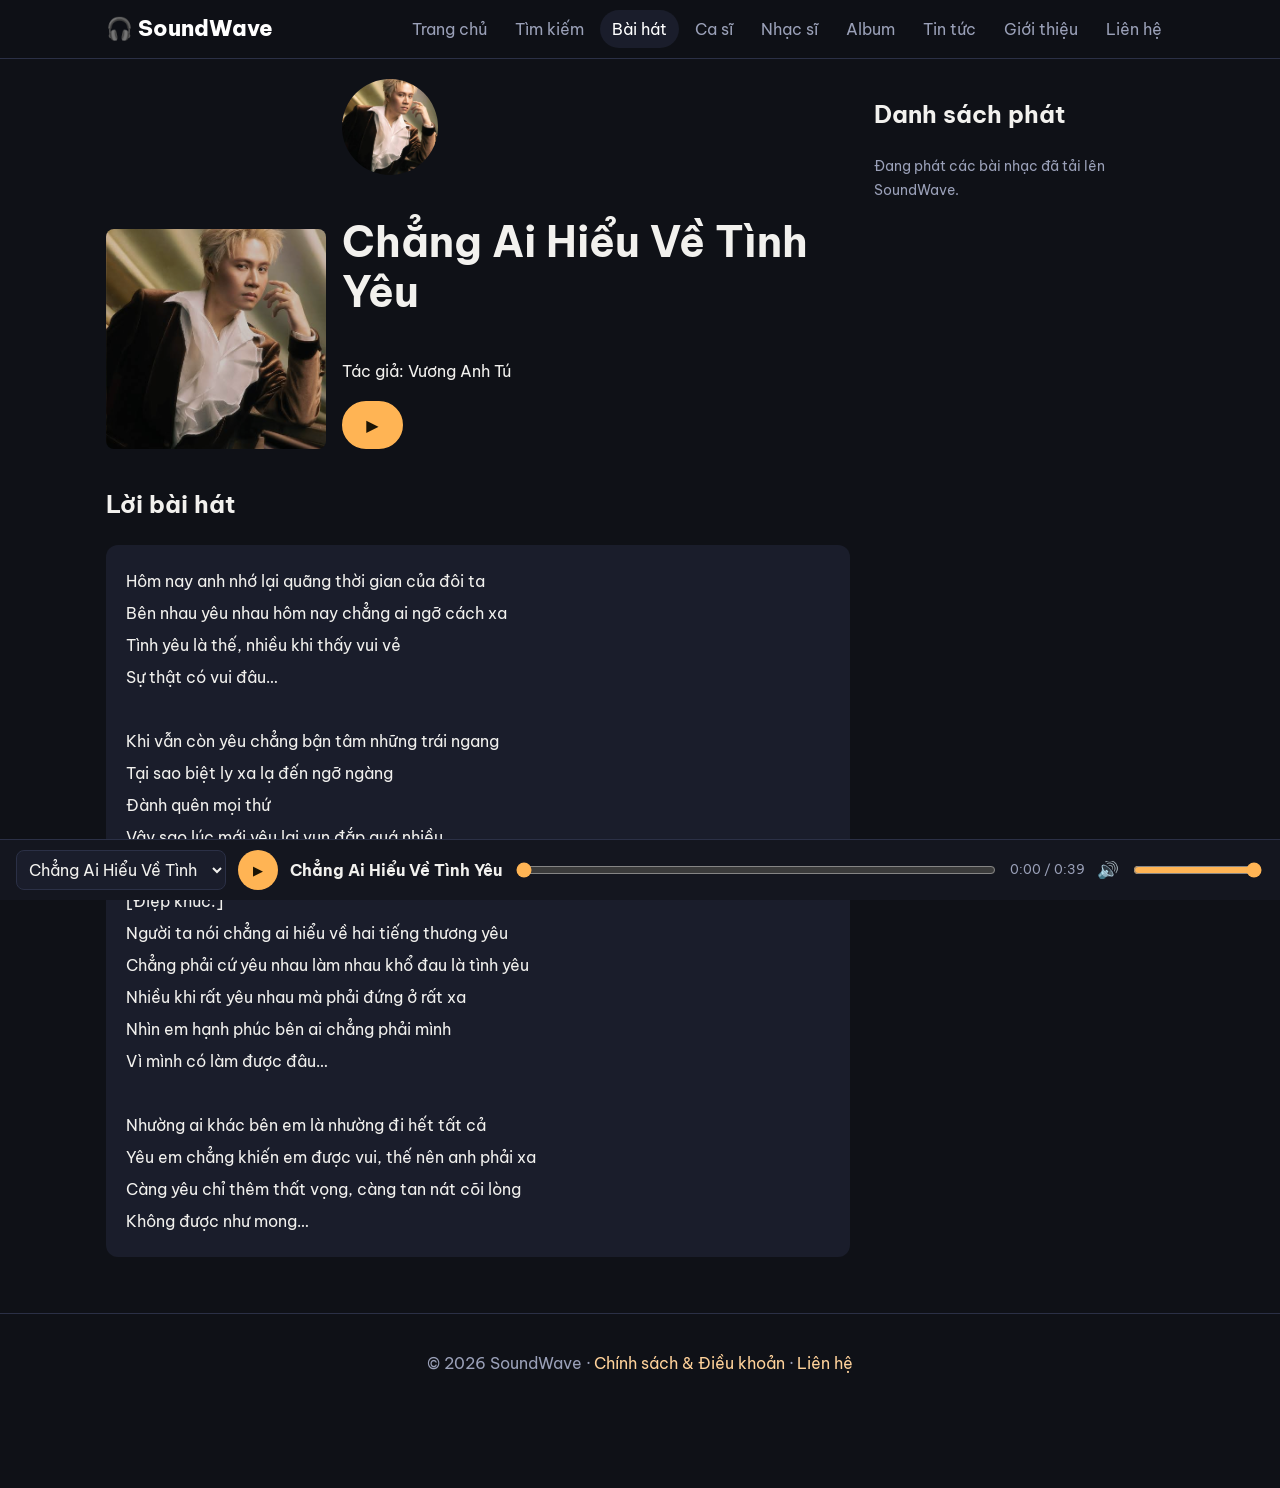
<file: SoundWave_MusisWeb/song-detail.html>
<!DOCTYPE html>
<html lang="vi">
<head>
  <meta charset="UTF-8">
  <meta name="viewport" content="width=device-width, initial-scale=1">
  <title>Chẳng Ai Hiểu Về Tình Yêu | SoundWave</title>
  <link href="https://fonts.googleapis.com/css2?family=Be+Vietnam+Pro:wght@400;700;800&display=swap" rel="stylesheet">
  <link rel="stylesheet" href="style.css">
</head>
<body>
  <header class="top">
    <nav class="wrap nav" aria-label="Điều hướng chính">
      <a class="logo" href="index.html">🎧 SoundWave</a>
      <ul><li><a href="index.html">Trang chủ</a></li><li><a href="search.html">Tìm kiếm</a></li><li><a href="song-detail.html" aria-current=page>Bài hát</a></li><li><a href="artist-songs.html">Ca sĩ</a></li><li><a href="composer-songs.html">Nhạc sĩ</a></li><li><a href="album-songs.html">Album</a></li><li><a href="detail.html">Tin tức</a></li><li><a href="about.html">Giới thiệu</a></li><li><a href="contact.html">Liên hệ</a></li></ul>
    </nav>
  </header>
  <main class="wrap">
<div class="layout"><article>
<section class="banner"><div class="cv cover cover-love" data-track-cover></div><div><img class="author-avatar" data-track-author-image src="1.jpeg" alt="Ảnh tác giả Vương Anh Tú"><h1 data-track-title>Chẳng Ai Hiểu Về Tình Yêu</h1><p>Tác giả: <span data-track-author>Vương Anh Tú</span></p><button class="btn" type="button" data-audio-play aria-label="Phát nhạc" aria-pressed="false">▶ Phát</button></div></section>
<section><h2>Lời bài hát</h2><pre class="lyrics" data-track-lyrics></pre></section></article>
<aside><h2>Danh sách phát</h2><p class="notice">Đang phát các bài nhạc đã tải lên SoundWave.</p></aside></div>
  </main>
  <footer class="foot">
    <p>© 2026 SoundWave · <a href="policy-terms.html">Chính sách &amp; Điều khoản</a> · <a href="contact.html">Liên hệ</a></p>
  </footer>
  <div class="player" aria-label="Trình phát nhạc">
    <audio id="audio-player" preload="metadata" src="1.mp3"></audio>
    <button class="play" type="button" data-audio-play aria-label="Phát nhạc" aria-pressed="false">▶</button>
    <span><b>Chẳng Ai Hiểu Về Tình Yêu</b></span>
    <input class="progress" id="audio-progress" type="range" min="0" max="100" value="0" step="0.1" aria-label="Tiến trình bài hát">
    <input class="volume" id="audio-volume" type="range" min="0" max="1" value="1" step="0.05" aria-label="Âm lượng">
    <small class="audio-status" id="audio-status" role="status"></small>
  </div>
  <script src="player.js"></script>
</body>
</html>
</file>
<file: SoundWave_MusisWeb/style.css>
:root{--bg:#0f1117;--card:#1a1d2b;--line:#2b3046;--tx:#f2f1ee;--mu:#9aa0b8;--ac:#ffb454;--ac2:#7c6cff}
*{box-sizing:border-box}
body{margin:0;background:var(--bg);color:var(--tx);font:16px/1.65 'Be Vietnam Pro',system-ui,sans-serif;padding-bottom:76px}
a{color:#ffd29a;text-decoration:none}
a:hover,a:focus-visible{color:#fff;text-decoration:underline}
:focus-visible{outline:2px solid var(--ac);outline-offset:2px}
h1{font-size:2rem;line-height:1.2}h2{margin-top:36px}
.wrap{max-width:1100px;margin:auto;padding:0 16px}
.top{position:sticky;top:0;z-index:5;background:#0f1117f2;backdrop-filter:blur(8px);border-bottom:1px solid var(--line)}
.nav{display:flex;flex-direction:column;gap:6px;padding:10px 16px}
.nav ul{display:flex;gap:4px;list-style:none;margin:0;padding:0;overflow-x:auto;min-width:0}
.nav li a{display:block;padding:6px 12px;border-radius:20px;color:var(--mu);white-space:nowrap;transition:.2s}
.nav li a:hover,.nav li a:focus-visible,.nav a[aria-current]{background:var(--card);color:#fff;text-decoration:none}
.logo{font-weight:800;font-size:1.35rem;color:#fff}
.hero{padding:48px 20px;margin:20px 0;border-radius:16px;background:linear-gradient(120deg,#2b2377,#0f1117 75%);border:1px solid var(--line)}
.btn{display:inline-block;border:2px solid var(--ac);cursor:pointer;padding:9px 22px;border-radius:24px;background:var(--ac);color:#1b1405;font:inherit;font-weight:700;transition:.2s}
.btn:hover,.btn:focus-visible{transform:translateY(-2px);background:var(--ac2);border-color:var(--ac2);color:#fff;text-decoration:none}
.btn.ghost{background:transparent;color:var(--ac)}
.grid{display:grid;gap:16px;grid-template-columns:repeat(2,1fr)}
.grid.three{grid-template-columns:1fr}
.card,.cat{background:var(--card);border:1px solid var(--line);border-radius:12px;padding:12px;transition:.2s}
.card:hover,.cat:hover{transform:translateY(-4px);border-color:var(--ac)}
.card.is-active{border-color:var(--ac);box-shadow:0 0 0 2px #ffb45466;background:#24283a}
.card h3{margin:8px 0 4px;font-size:1rem}.card p{margin:0;color:var(--mu);font-size:.9rem}
.cat{display:block;text-align:center;font-weight:700;padding:28px 8px;color:var(--tx)}
.hot{border-color:var(--ac2)}
.list{list-style:none;padding:0;display:grid;gap:10px}
.cv{aspect-ratio:1;border-radius:8px;background:linear-gradient(135deg,var(--a),var(--b))}
.cover{background-position:center;background-size:cover}
.cover-love{background-image:linear-gradient(#0003,#0003),url("1.jpeg")}
.cover-gai{background-image:linear-gradient(#0003,#0003),url("cover-2.jpg")}
.cover-night{background-image:linear-gradient(#0003,#0003),url("cover-3.jpg")}
.cover-drill{background-image:linear-gradient(#0003,#0003),url("cover-4.jpg")}
.cover-trap{background-image:linear-gradient(#0003,#0003),url("6.jpeg")}
.round{border-radius:50%}
.scroll{overflow-x:auto}
table{width:100%;border-collapse:collapse}
th,td{padding:10px;text-align:left;border-bottom:1px solid var(--line);white-space:nowrap}
th{color:var(--mu);font-weight:700}
tbody tr:hover{background:var(--card)}
.filter,.contact{display:flex;flex-direction:column;gap:10px;margin-bottom:12px}
.contact{max-width:560px}.contact label{display:grid;gap:4px}
input,select,textarea{width:100%;background:var(--card);color:var(--tx);border:1px solid var(--line);border-radius:8px;padding:10px;font:inherit;transition:.2s}
input:focus,select:focus,textarea:focus{outline:0;border-color:var(--ac);box-shadow:0 0 0 3px #ffb45440}
.banner,.profile{display:flex;flex-direction:column;gap:16px;margin:20px 0}
.banner .cv,.profile .cv{width:min(240px,100%)}
.lyrics{white-space:pre-wrap;background:var(--card);padding:20px;border-radius:12px;font:inherit;line-height:2}
.layout{display:grid;gap:24px}
.post{max-width:70ch}
.news-page,.about-page{padding-top:20px}.news-post{max-width:820px;margin:0 auto}
.news-hero,.about-hero{padding:clamp(28px,6vw,64px);border:1px solid var(--line);border-radius:20px;background:linear-gradient(135deg,#282052,#171a28 65%);box-shadow:0 18px 50px #0003}
.eyebrow{margin:0 0 10px;color:var(--ac);font-size:.78rem;font-weight:800;letter-spacing:.12em}
.news-hero h1,.about-hero h1{max-width:780px;margin:0;font-size:clamp(2rem,5vw,3.4rem)}
.lead{color:#d7d9e5;font-size:1.12rem;max-width:62ch}
.news-body{padding:26px clamp(4px,4vw,36px);font-size:1.04rem}.news-body p{margin:0 0 22px}
.review-score{display:flex;align-items:center;gap:16px;margin:28px 0;padding:16px 20px;border-left:3px solid var(--ac);background:var(--card);border-radius:0 12px 12px 0}
.review-score strong{color:var(--ac);font-size:1.8rem;white-space:nowrap}.review-score span{color:var(--mu)}
.about-page{max-width:1000px}.about-hero{margin:20px 0 44px}.about-hero .lead{font-size:1.3rem}.about-hero p:last-child{margin-bottom:0}
.creator-credit{margin-top:30px;padding-top:18px;border-top:1px solid #ffffff25;color:var(--mu)}.creator-credit strong{color:var(--tx)}
.team-section h2{margin:0}.section-heading{margin-bottom:18px}.team-card{padding:16px}.team-card .cv{border-radius:12px}
iframe{width:100%;height:280px;border:0;border-radius:12px}
.foot{text-align:center;color:var(--mu);border-top:1px solid var(--line);margin-top:40px;padding:20px}
.player{position:fixed;left:0;right:0;bottom:0;z-index:9;display:flex;align-items:center;gap:12px;padding:10px 16px;background:#14161f;border-top:1px solid var(--line)}
.play{width:40px;height:40px;flex:none;border-radius:50%;border:0;background:var(--ac);color:#1b1405;cursor:pointer;transition:.2s}
.play:hover,.play:focus-visible{background:var(--ac2);color:#fff;transform:scale(1.1)}
.player span{white-space:nowrap;overflow:hidden;text-overflow:ellipsis}
.track-picker{max-width:210px;background:var(--card);color:var(--tx);border:1px solid var(--line);border-radius:8px;padding:8px;font:inherit}
.player input[type=range]{width:auto;padding:0;background:transparent;border:0;accent-color:var(--ac)}
.player .progress{flex:1;min-width:60px}
.time-display{color:var(--mu);font-size:.8rem;white-space:nowrap;flex:none}
.player .volume{width:90px}
.volume-icon{font-size:1.1rem;line-height:1;flex:none}
.audio-status{position:absolute;bottom:calc(100% + 4px);right:16px;color:#ffb4b4;font-size:.8rem}
.notice{color:var(--mu);font-size:.9rem}
.author{display:flex;align-items:center;gap:8px}
.author img{width:32px;height:32px;object-fit:cover;border-radius:50%}
.author-avatar{display:block;width:96px;height:96px;object-fit:cover;border-radius:50%;margin-bottom:10px}
.author-grid{grid-template-columns:repeat(2,1fr)}
.artist-grid,.album-grid{grid-template-columns:repeat(2,1fr)}
@media(min-width:768px){
.nav{flex-direction:row;justify-content:space-between;align-items:center}
.grid{grid-template-columns:repeat(3,1fr)}.grid.three{grid-template-columns:repeat(3,1fr)}
.artist-grid,.album-grid{grid-template-columns:repeat(4,1fr)}
.filter{flex-direction:row}.filter .btn{flex:none}
.banner,.profile{flex-direction:row;align-items:flex-end}}
@media(max-width:600px){.track-picker{max-width:145px}.player .volume{display:none}}
@media(max-width:600px){.time-display{display:none}}
@media(min-width:1024px){
.grid{grid-template-columns:repeat(4,1fr)}.grid.three{grid-template-columns:repeat(3,1fr)}
.layout{grid-template-columns:1fr 300px}h1{font-size:2.6rem}}
@media(prefers-reduced-motion:reduce){*{transition:none!important}}
</file>
